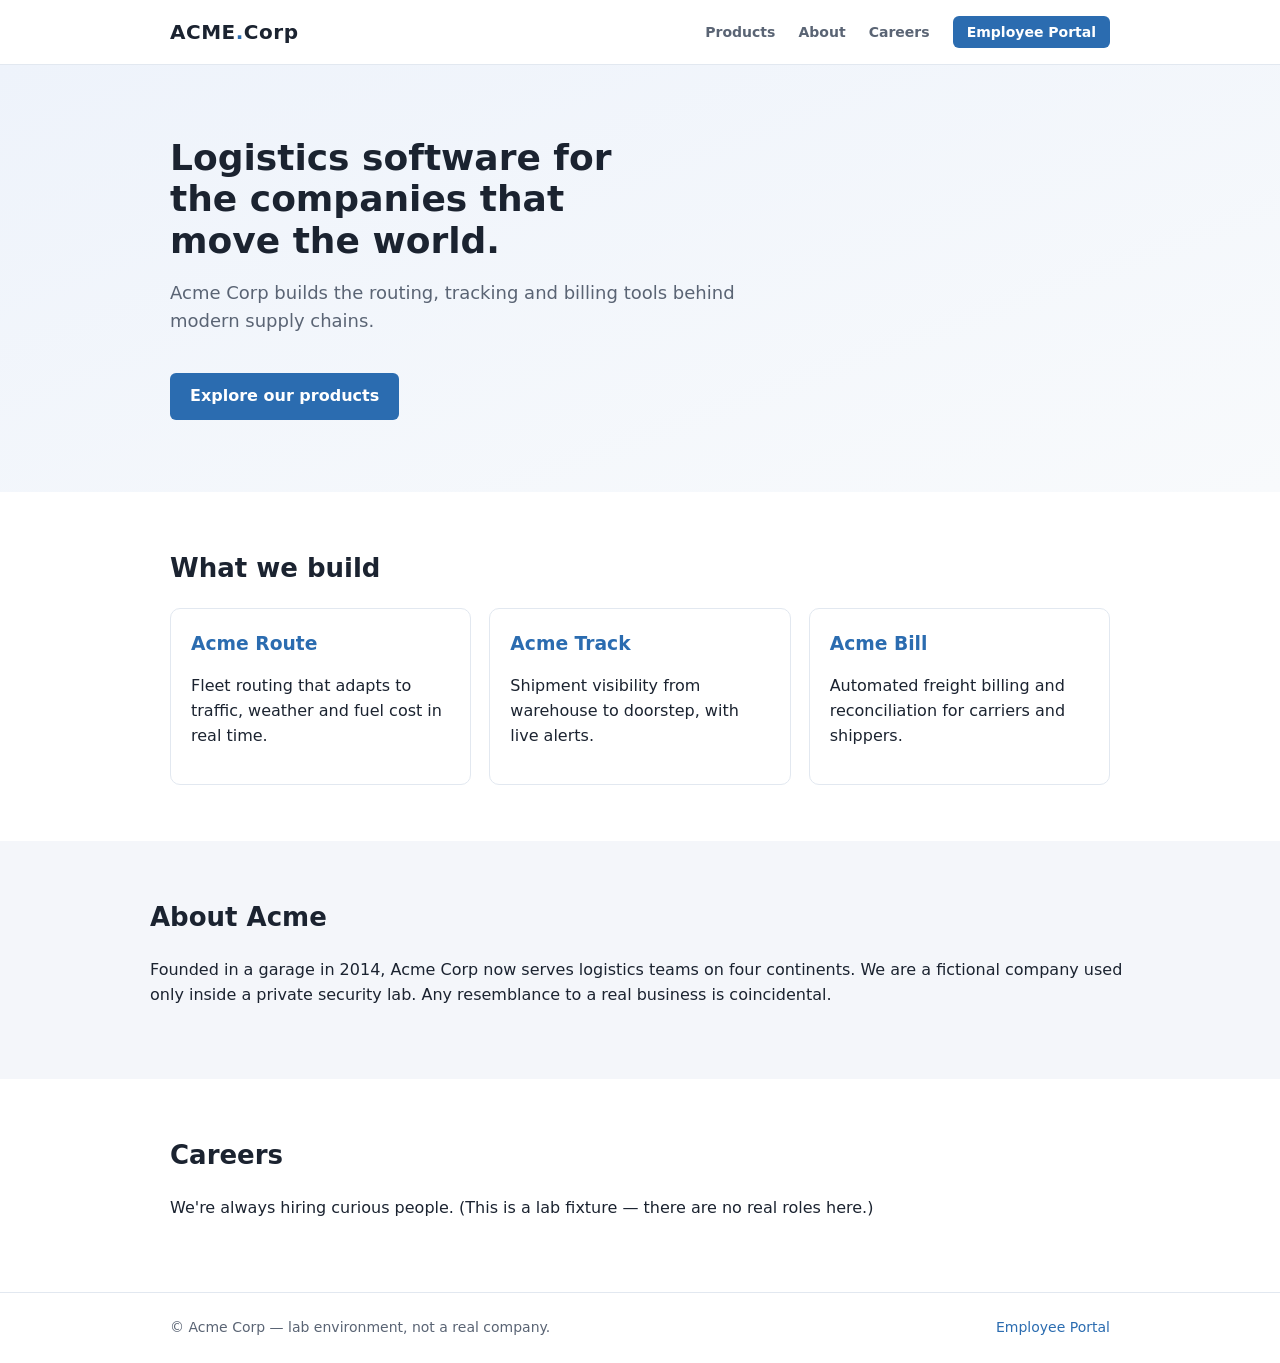
<file: lab/stages/2-web-srv/site/index.html>
<!doctype html>
<html lang="en">
<head>
  <meta charset="utf-8">
  <meta name="viewport" content="width=device-width, initial-scale=1">
  <title>Acme Corp</title>
  <link rel="stylesheet" href="style.css">
</head>
<body>
  <header class="site-header">
    <div class="wrap">
      <span class="logo">ACME<span class="dot">.</span>Corp</span>
      <nav>
        <a href="#products">Products</a>
        <a href="#about">About</a>
        <a href="#careers">Careers</a>
        <a href="/portal/" class="btn-portal">Employee Portal</a>
      </nav>
    </div>
  </header>

  <section class="hero">
    <div class="wrap">
      <h1>Logistics software for the companies that move the world.</h1>
      <p>Acme Corp builds the routing, tracking and billing tools behind modern supply chains.</p>
      <a href="#products" class="btn">Explore our products</a>
    </div>
  </section>

  <section id="products" class="wrap section">
    <h2>What we build</h2>
    <div class="cards">
      <article><h3>Acme Route</h3><p>Fleet routing that adapts to traffic, weather and fuel cost in real time.</p></article>
      <article><h3>Acme Track</h3><p>Shipment visibility from warehouse to doorstep, with live alerts.</p></article>
      <article><h3>Acme Bill</h3><p>Automated freight billing and reconciliation for carriers and shippers.</p></article>
    </div>
  </section>

  <section id="about" class="wrap section alt">
    <h2>About Acme</h2>
    <p>Founded in a garage in 2014, Acme Corp now serves logistics teams on four continents.
       We are a fictional company used only inside a private security lab. Any resemblance to a
       real business is coincidental.</p>
  </section>

  <section id="careers" class="wrap section">
    <h2>Careers</h2>
    <p>We're always hiring curious people. (This is a lab fixture &mdash; there are no real roles here.)</p>
  </section>

  <footer class="site-footer">
    <div class="wrap">
      <span>&copy; Acme Corp &mdash; lab environment, not a real company.</span>
      <a href="/portal/">Employee Portal</a>
    </div>
  </footer>
</body>
</html>
</file>
<file: lab/stages/2-web-srv/site/style.css>
:root {
  --ink: #1b2330;
  --muted: #5a6474;
  --bg: #ffffff;
  --alt: #f4f6fa;
  --brand: #2b6cb0;
  --line: #e2e8f0;
}
* { box-sizing: border-box; }
body { margin: 0; font-family: system-ui, -apple-system, Segoe UI, Roboto, sans-serif; color: var(--ink); background: var(--bg); line-height: 1.55; }
.wrap { max-width: 980px; margin: 0 auto; padding: 0 20px; }
.site-header { border-bottom: 1px solid var(--line); background: #fff; }
.site-header .wrap { display: flex; align-items: center; justify-content: space-between; height: 64px; }
.logo { font-weight: 800; letter-spacing: .5px; font-size: 20px; }
.logo .dot { color: var(--brand); }
nav a { margin-left: 18px; text-decoration: none; color: var(--muted); font-weight: 600; font-size: 14px; }
nav a:hover { color: var(--ink); }
.btn-portal { background: var(--brand); color: #fff !important; padding: 8px 14px; border-radius: 6px; }
.hero { background: linear-gradient(160deg, #eef3fb, #f8fafc); padding: 72px 0; }
.hero h1 { font-size: 36px; line-height: 1.15; margin: 0 0 12px; max-width: 18ch; }
.hero p { font-size: 18px; color: var(--muted); max-width: 52ch; }
.btn { display: inline-block; margin-top: 20px; background: var(--brand); color: #fff; padding: 11px 20px; border-radius: 6px; text-decoration: none; font-weight: 600; }
.section { padding: 56px 20px; }
.section.alt { background: var(--alt); max-width: none; }
.section.alt > * { max-width: 980px; margin-left: auto; margin-right: auto; }
h2 { font-size: 26px; margin: 0 0 20px; }
.cards { display: grid; grid-template-columns: repeat(auto-fit, minmax(220px, 1fr)); gap: 18px; }
.cards article { border: 1px solid var(--line); border-radius: 10px; padding: 20px; background: #fff; }
.cards h3 { margin: 0 0 8px; color: var(--brand); }
.site-footer { border-top: 1px solid var(--line); background: #fff; padding: 24px 0; }
.site-footer .wrap { display: flex; justify-content: space-between; align-items: center; color: var(--muted); font-size: 14px; }
.site-footer a { color: var(--brand); text-decoration: none; }
@media (max-width: 640px) { .hero h1 { font-size: 28px; } nav a { margin-left: 12px; font-size: 13px; } }
</file>
